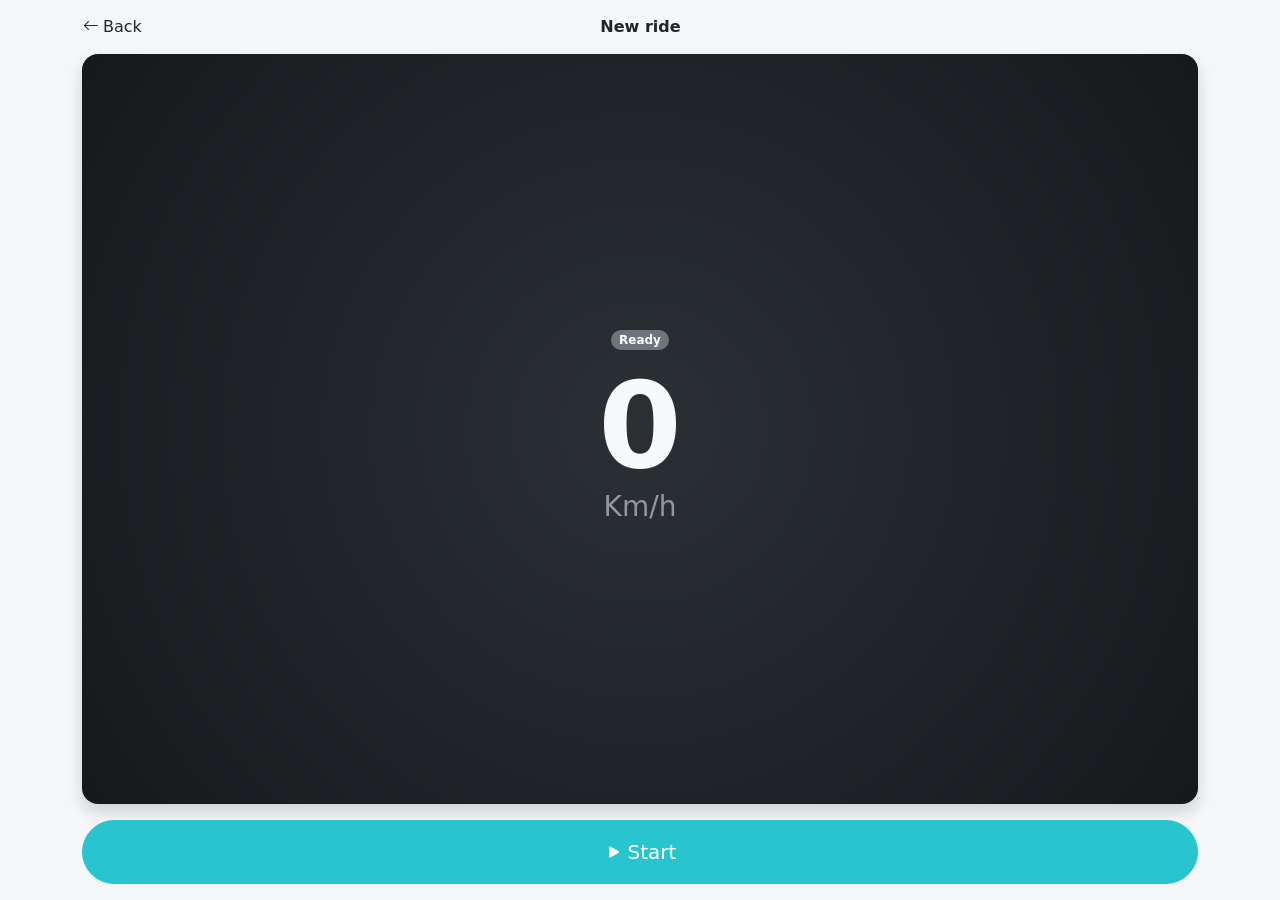
<file: speedometer.html>
<!DOCTYPE html>
<html class="h-100" lang="en">
<head>
    <meta charset="UTF-8">
    <meta name="viewport" content="width=device-width, initial-scale=1.0">
    <title>Ride</title>
    <link href="https://cdn.jsdelivr.net/npm/bootstrap@5.3.3/dist/css/bootstrap.min.css" rel="stylesheet">

    <link rel="stylesheet" href="global.css">
</head>

<body class="h-100">

    <div class="container h-100 d-flex flex-column">
        <nav class="navbar">
            <a class="btn btn-link text-dark text-decoration-none px-0" href="./index.html">
                <i class="bi bi-arrow-left me-1"></i>Back
            </a>
            <span class="fw-bold">New ride</span>
            <span style="width: 60px;"></span>
        </nav>

        <div class="speed-display d-flex flex-column justify-content-center align-items-center text-light flex-fill mb-3 rounded-4 shadow">
            <span id="status" class="badge rounded-pill text-bg-secondary mb-3">Ready</span>
            <span class="speed-value fw-bold" id="speed">0</span>
            <span class="fs-3 text-white-50">Km/h</span>
        </div>

        <button class="btn btn-primary btn-lg rounded-pill py-3 mb-3" id="start">
            <i class="bi bi-play-fill me-1"></i>Start
        </button>

        <button class="btn btn-danger btn-lg rounded-pill py-3 d-none mb-3" id="stop">
            <i class="bi bi-stop-fill me-1"></i>Stop
        </button>
    </div>
    <script src="./storage.js"></script>
    <script src="./speedometer.js"></script>
</body>

</html>
</file>
<file: global.css>
@import url("https://cdn.jsdelivr.net/npm/bootstrap-icons@1.13.1/font/bootstrap-icons.min.css");


:root, [data-bs-theme=light]{

    --bs-primary-rgb:41,197,207;
    --app-bg: #f4f6f8;
}

body{
    background-color: var(--app-bg);
}

.btn-primary {
    --bs-btn-color: #fff;
    --bs-btn-bg: #29c5cf;
    --bs-btn-border-color: #29c5cf;
    --bs-btn-hover-color: #fff;
    --bs-btn-hover-bg: #20858c;
    --bs-btn-hover-border-color: #20858c;
    --bs-btn-focus-shadow-rgb: 49, 132, 253;
    --bs-btn-active-color: #fff;
    --bs-btn-active-bg: #20858c;
    --bs-btn-active-border-color :#20858c;
    --bs-btn-active-shadow: inset 0 3px 5px rgba(0, 0, 0, 0.125);
    --bs-btn-disabled-color: #fff;
    --bs-btn-disabled-bg: #29c5cf;
    --bs-btn-disabled-border-color: #29c5cf;
}

/* cabeçalho */
.app-header{
    background-color: #fff;
}

/* lista de rides */
.ride-card{
    background-color: #fff;
    border-radius: 1rem;
    cursor: pointer;
    transition: transform .15s ease, box-shadow .15s ease;
}

.ride-card:hover{
    transform: translateY(-2px);
    box-shadow: 0 .5rem 1rem rgba(0, 0, 0, .08) !important;
}

.ride-map{
    width: 100px;
    height: 100px;
    flex-shrink: 0;
    pointer-events: none; /* clique no mapa abre o detalhe */
}

/* botão flutuante de nova ride */
.fab{
    width: 64px;
    height: 64px;
    display: flex;
    align-items: center;
    justify-content: center;
    font-size: 2rem;
    z-index: 999;
}

/* detalhe */
#mapDetail{
    height: 300px;
    background-color: #ccc;

}

.stat-card{
    background-color: #fff;
    border-radius: .75rem;
    padding: .75rem;
    text-align: center;
}

.stat-card .stat-value{
    font-size: 1.25rem;
    font-weight: 600;
}

.stat-card .stat-label{
    font-size: .8rem;
    color: var(--bs-secondary-color);
}

/* velocímetro */
.speed-display{
    background: radial-gradient(circle at center, #2b3035 0%, #16191c 100%);
}

.speed-value{
    font-size: 120px;
    line-height: 1;
    font-variant-numeric: tabular-nums;
}
</file>
